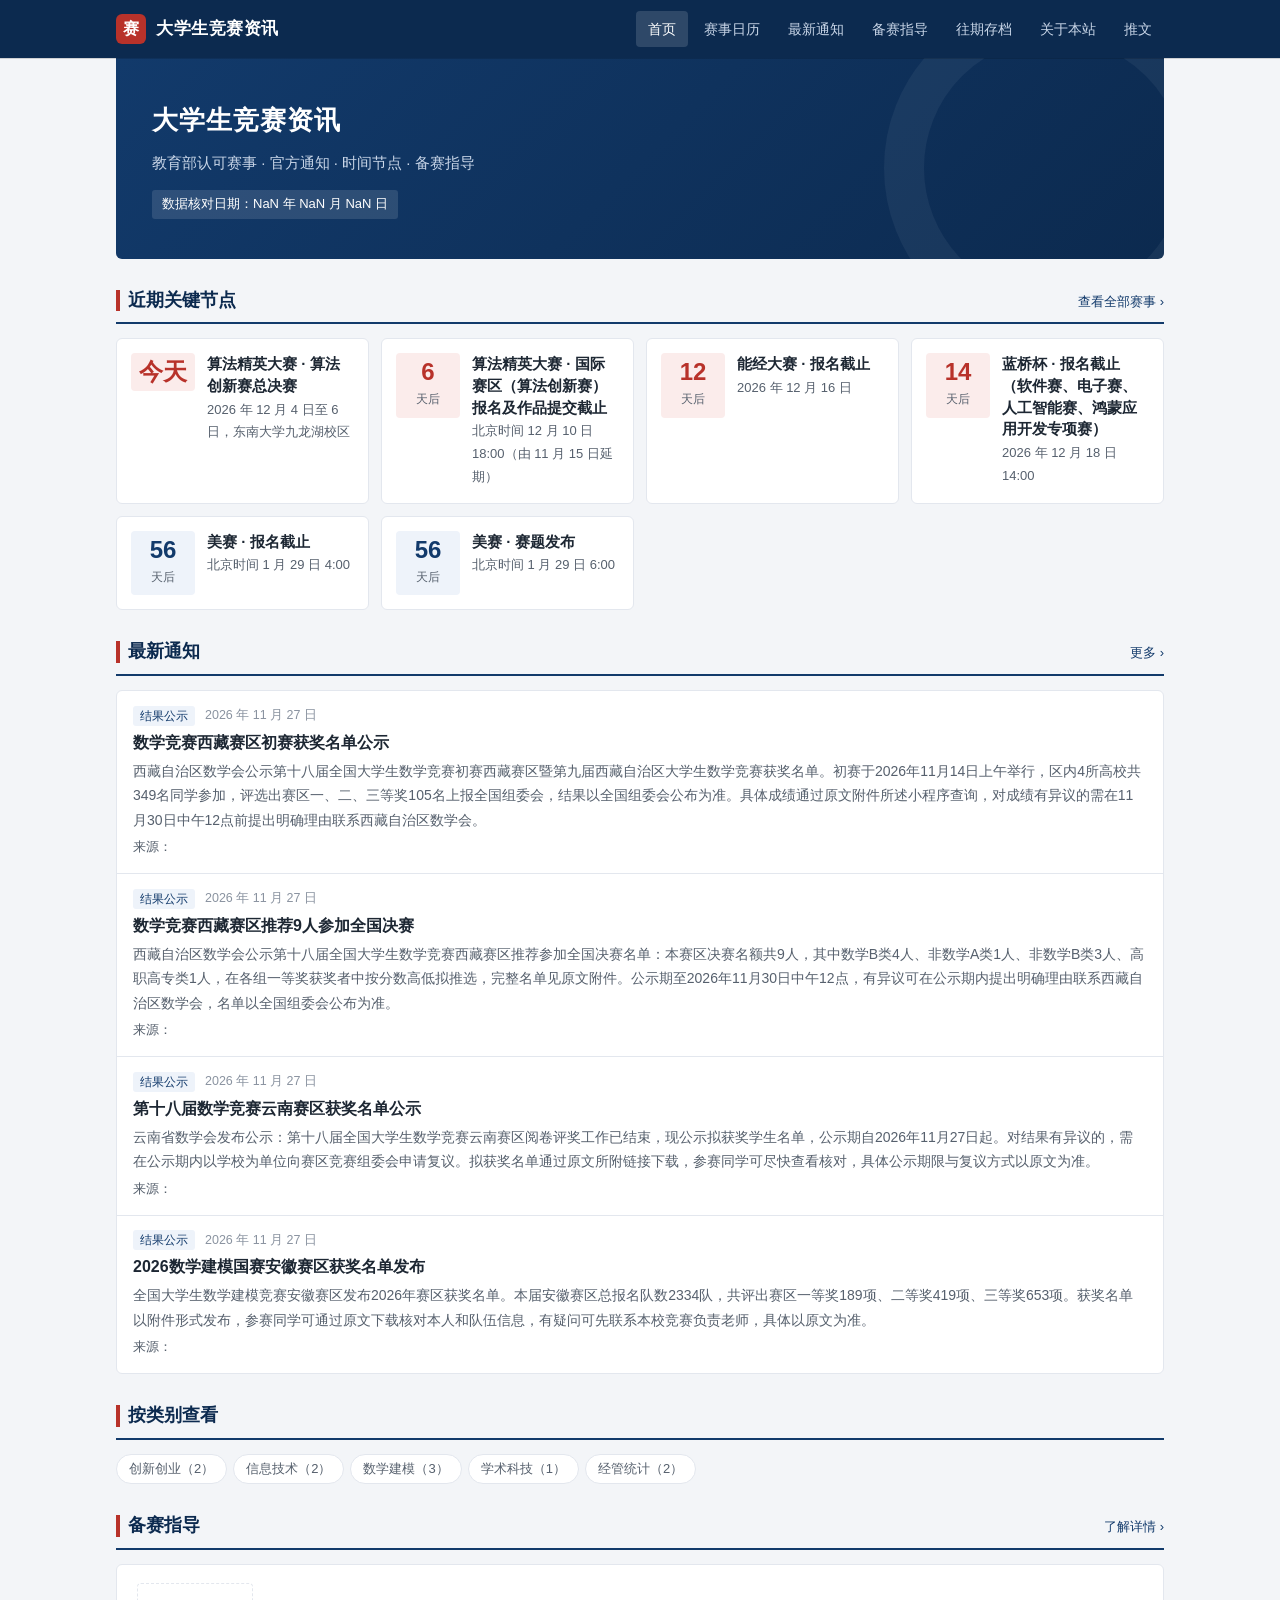
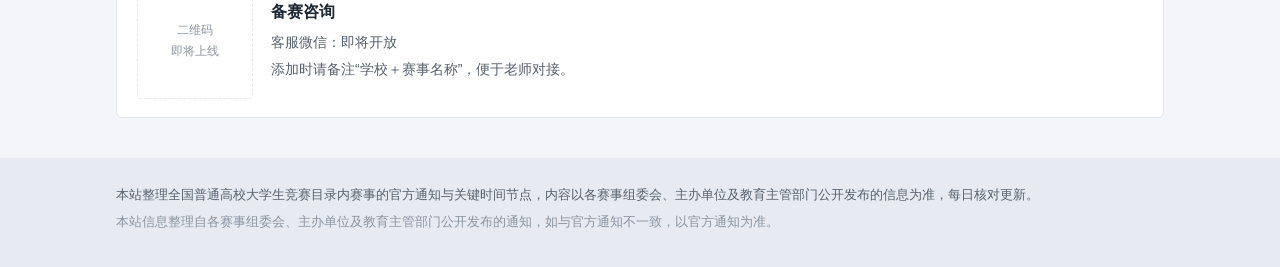
<file: index.html>
<!DOCTYPE html>
<html lang="zh-CN">
<head>
<meta charset="UTF-8">
<meta name="viewport" content="width=device-width, initial-scale=1, viewport-fit=cover">
<meta name="format-detection" content="telephone=no">
<title>大学生竞赛资讯</title>
<meta name="description" content="全国普通高校大学生竞赛目录内赛事的官方通知与关键时间节点整理，每日核对更新。">
<link rel="stylesheet" href="assets/style.css">
</head>
<body>
<header class="top">
  <div class="wrap top-in">
    <a class="brand" href="#/"><span class="logo" aria-hidden="true">赛</span><span id="siteName">大学生竞赛资讯</span></a>
    <nav class="nav" id="nav">
      <a href="#/" data-r="home">首页</a>
      <a href="#/contests" data-r="contests">赛事日历</a>
      <a href="#/news" data-r="news">最新通知</a>
      <a href="#/services" data-r="services">备赛指导</a>
      <a href="#/archive" data-r="archive">往期存档</a>
      <a href="#/about" data-r="about">关于本站</a>
      <a href="posts/">推文</a>
    </nav>
  </div>
</header>
<main id="app" class="wrap"><div class="loading">正在加载赛事信息…</div></main>
<footer class="foot">
  <div class="wrap">
    <p id="footAbout"></p>
    <p class="muted">本站信息整理自各赛事组委会、主办单位及教育主管部门公开发布的通知，如与官方通知不一致，以官方通知为准。</p>
    <p class="muted" id="footIcp"></p>
  </div>
</footer>
<script src="assets/app.js"></script>
</body>
</html>
</file>
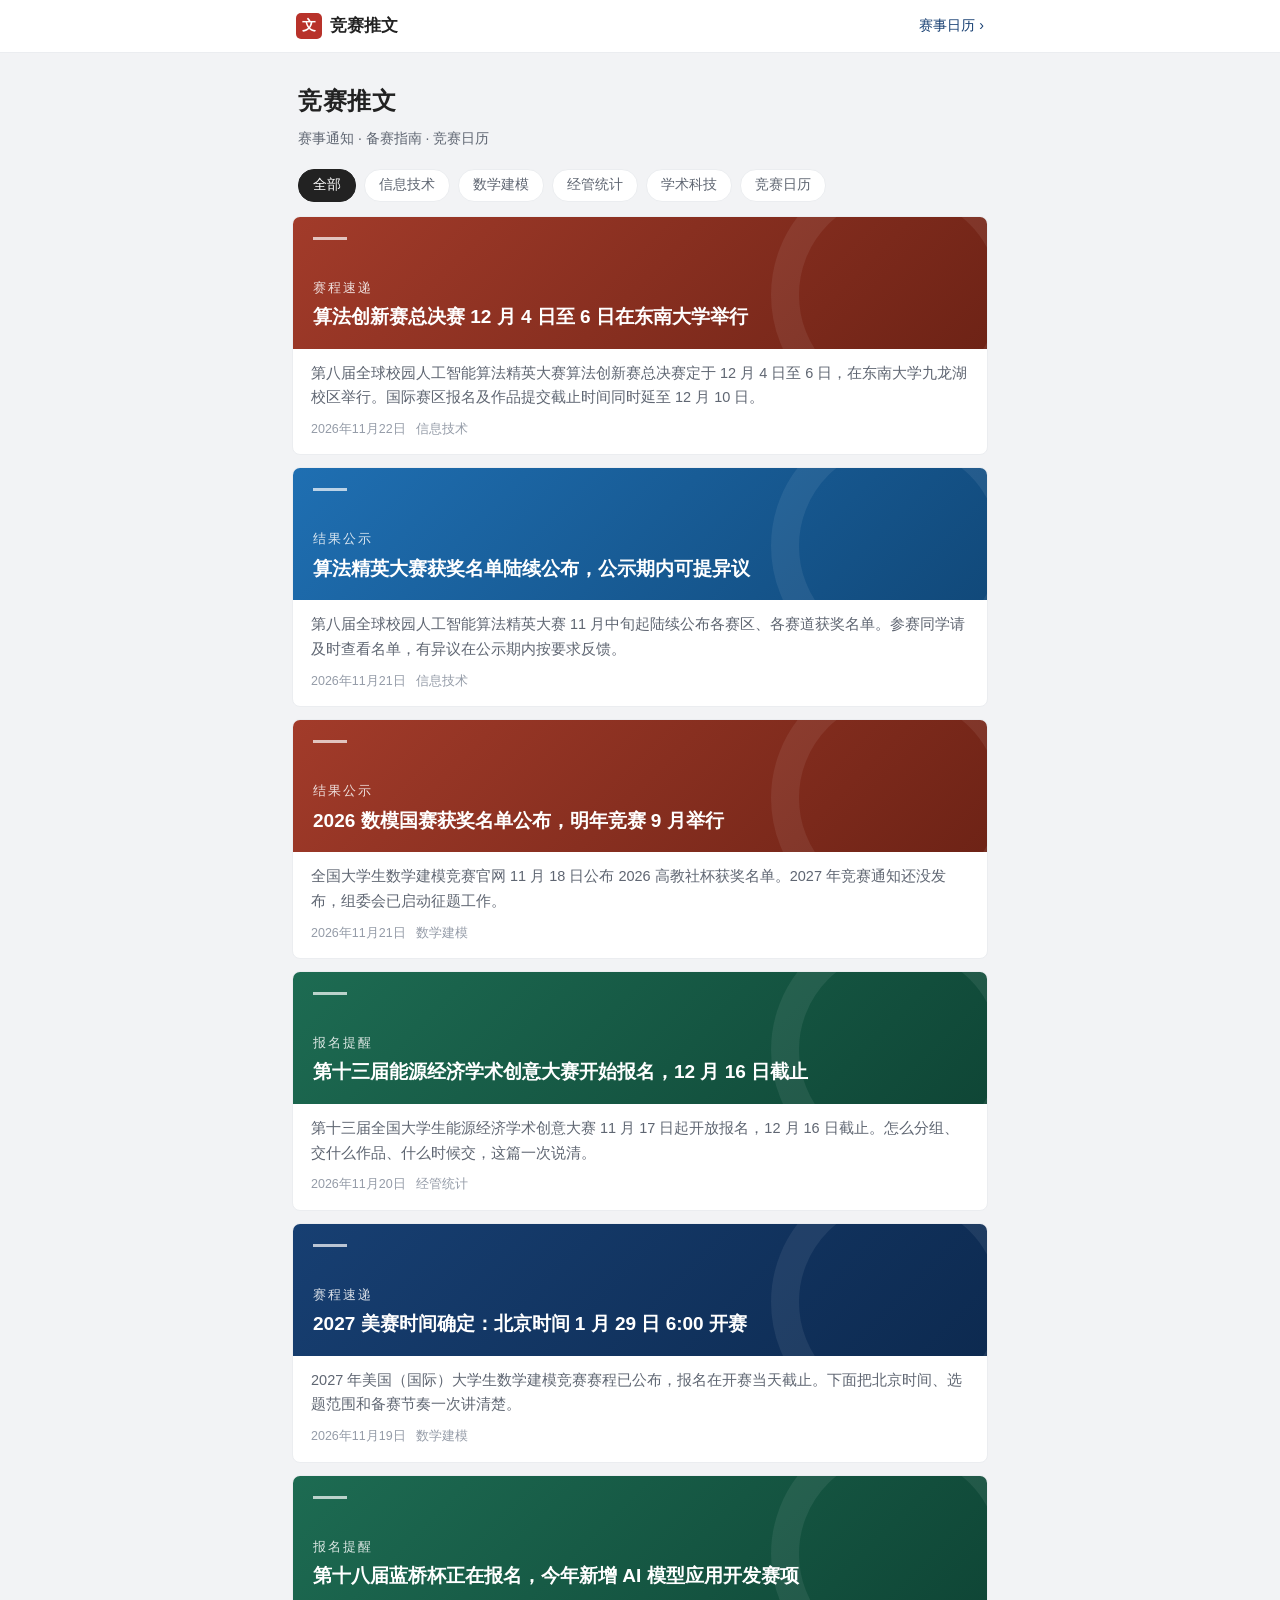
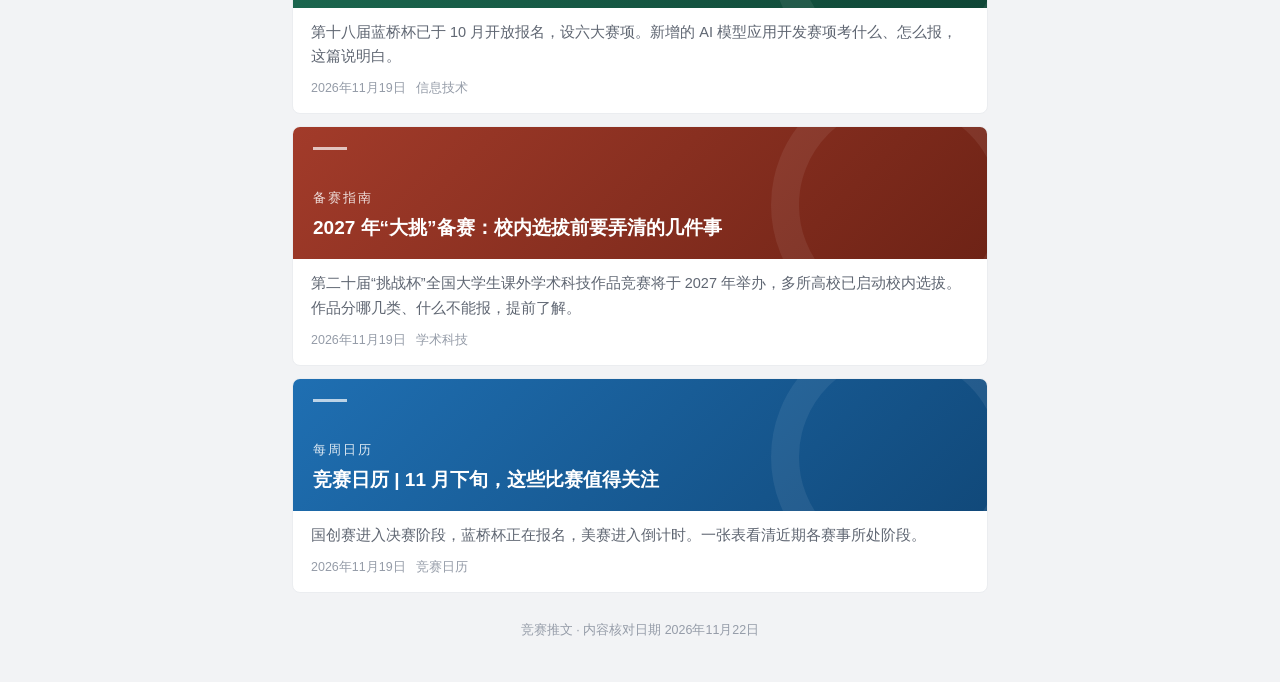
<file: posts/index.html>
<!DOCTYPE html>
<html lang="zh-CN">
<head>
<meta charset="UTF-8">
<meta name="viewport" content="width=device-width, initial-scale=1, viewport-fit=cover">
<meta name="format-detection" content="telephone=no">
<title>竞赛推文</title>
<link rel="stylesheet" href="assets/style.css">
</head>
<body>
<header class="bar">
  <div class="in">
    <a class="brand" href="#/"><span class="mk">文</span><span id="siteName">竞赛推文</span></a>
    <a class="info" id="infoLink" href="#" rel="noopener">赛事日历 ›</a>
  </div>
</header>
<main id="app"><div class="loading">正在加载…</div></main>
<script src="assets/app.js"></script>
</body>
</html>
</file>
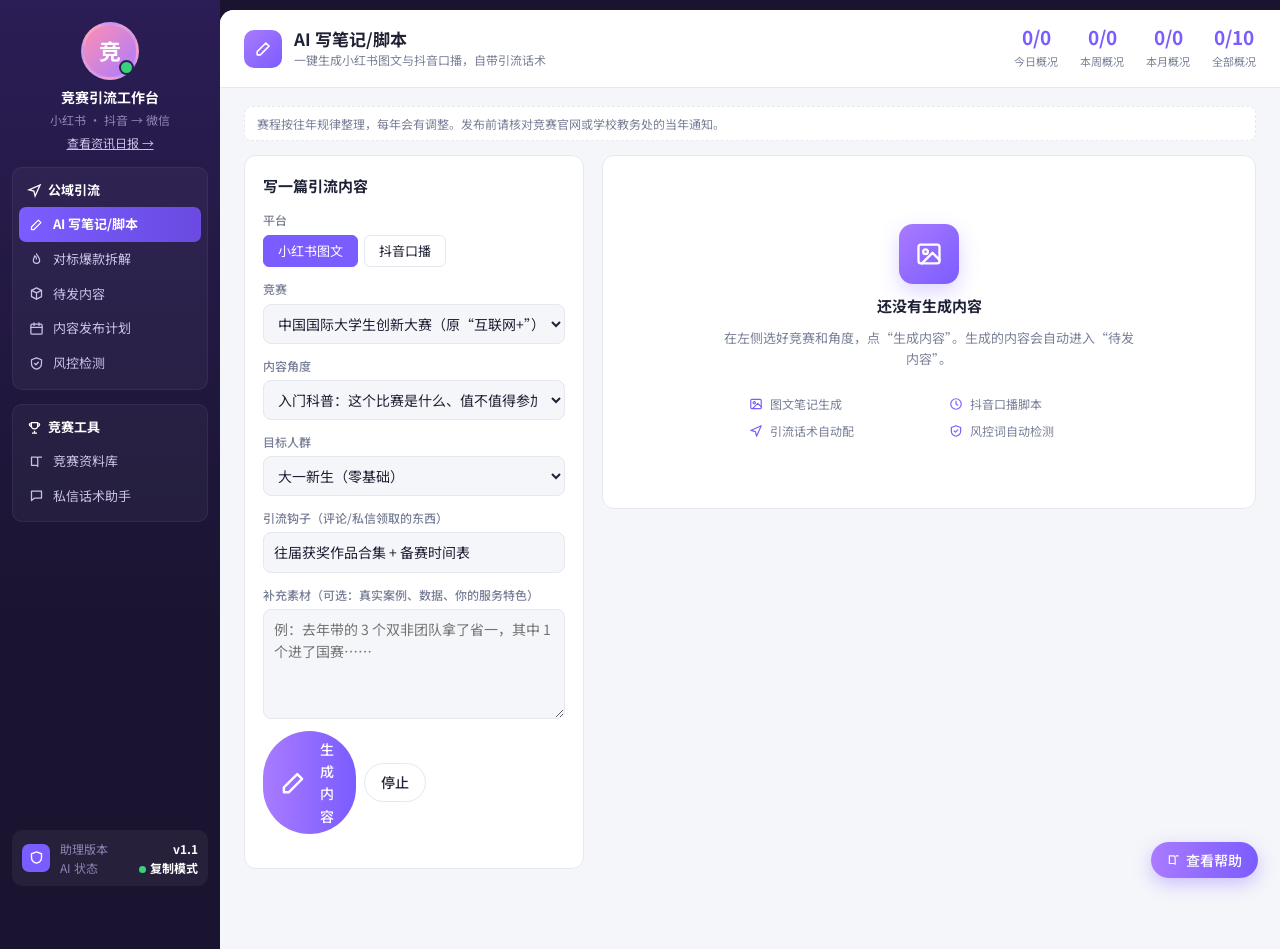
<file: tool/index.html>
<!DOCTYPE html>
<html lang="zh-CN">
<head>
<meta charset="utf-8">
<meta name="viewport" content="width=device-width, initial-scale=1">
<meta name="robots" content="noindex">
<title>竞赛引流工作台</title>
<link rel="preconnect" href="https://fonts.googleapis.com">
<link rel="preconnect" href="https://fonts.gstatic.com" crossorigin>
<link href="https://fonts.googleapis.com/css2?family=Noto+Sans+SC:wght@400;500;700&display=swap" rel="stylesheet">
<style>
/* 布局：左侧深紫侧边栏（头像 + 分组菜单 + 版本状态），右侧白色内容卡（页头图标 + 标题 + 统计 + 标签 + 内容） */
:root{
  --side-1:#1a1430; --side-2:#2b1d55; --side-ink:#c9c2e6; --side-dim:#8d84b3;
  --accent:#7b5cff; --accent-2:#a97bff; --accent-soft:#efeaff;
  --bg:#f5f6fa; --card:#ffffff; --ink:#1f2235; --muted:#7a8098; --line:#e6e8f0;
  --ok:#18a058; --ok-soft:#e7f7ee; --warn:#d9480f; --warn-soft:#fff1e8;
  --font:"Noto Sans SC","PingFang SC","Microsoft YaHei",system-ui,sans-serif;
  color-scheme:light;
}
*{box-sizing:border-box}
html,body{margin:0;height:100%}
body{font-family:var(--font);font-size:14px;line-height:1.6;color:var(--ink);background:var(--side-1)}
button,select,input,textarea{font:inherit}
:focus-visible{outline:2px solid var(--accent-2);outline-offset:2px}
.app{display:grid;grid-template-columns:220px 1fr;min-height:100%}
/* 侧边栏 */
aside{background:linear-gradient(180deg,var(--side-2),var(--side-1) 70%);color:var(--side-ink);display:flex;flex-direction:column;gap:14px;padding:22px 12px 14px;position:sticky;top:0;height:100vh;overflow-y:auto}
.me{display:flex;flex-direction:column;align-items:center;gap:6px}
.avatar{width:58px;height:58px;border-radius:50%;background:linear-gradient(135deg,#ff8fb1,var(--accent-2));display:grid;place-items:center;color:#fff;font-weight:700;font-size:22px;border:3px solid rgba(255,255,255,.18);position:relative}
.avatar::after{content:"";position:absolute;right:2px;bottom:2px;width:11px;height:11px;border-radius:50%;background:#3ad17a;border:2px solid var(--side-2)}
.me b{color:#fff;font-size:14px}
.me small{color:var(--side-dim);font-size:12px}
.group{background:rgba(255,255,255,.04);border:1px solid rgba(255,255,255,.06);border-radius:10px;padding:8px 6px}
.group-h{display:flex;align-items:center;gap:6px;color:#fff;font-weight:700;font-size:13px;padding:4px 8px 6px}
.menu a{display:flex;align-items:center;gap:9px;padding:7px 10px;border-radius:7px;color:var(--side-ink);text-decoration:none;font-size:13px}
.menu a:hover{background:rgba(255,255,255,.06)}
.menu a.on{background:linear-gradient(90deg,var(--accent),#6a4ae0);color:#fff;font-weight:700}
.menu svg,.group-h svg{width:15px;height:15px;flex:none}
.ver{margin-top:auto;display:flex;align-items:center;gap:10px;background:rgba(255,255,255,.05);border-radius:10px;padding:9px 10px;font-size:12px}
.ver .shield{width:28px;height:28px;border-radius:7px;background:var(--accent);display:grid;place-items:center;color:#fff}
.ver .shield svg{width:15px;height:15px}
.ver dl{margin:0;display:grid;grid-template-columns:auto auto;gap:0 14px;flex:1}
.ver dt{color:var(--side-dim)} .ver dd{margin:0;text-align:right;color:#fff;font-weight:700}
.dot{display:inline-block;width:7px;height:7px;border-radius:50%;margin-right:4px;background:#3ad17a}
.dot.off{background:#f0a35a}
/* 主区域 */
main{background:var(--bg);border-radius:14px 0 0 0;margin-top:10px;min-width:0;display:flex;flex-direction:column}
.page{display:none;flex-direction:column;min-height:100%}
.page.on{display:flex}
.ph{display:flex;justify-content:space-between;align-items:center;gap:16px;flex-wrap:wrap;background:var(--card);padding:16px 24px;border-bottom:1px solid var(--line);border-radius:14px 0 0 0}
.ph-l{display:flex;align-items:center;gap:12px}
.ph-ic{width:38px;height:38px;border-radius:10px;background:linear-gradient(135deg,var(--accent-2),var(--accent));display:grid;place-items:center;color:#fff}
.ph-ic svg{width:19px;height:19px}
.ph h1{margin:0;font-size:17px;line-height:1.3}
.ph p{margin:0;font-size:12px;color:var(--muted)}
.stats{display:flex;gap:22px}
.stat{text-align:center}
.stat b{display:block;color:var(--accent);font-size:19px;font-variant-numeric:tabular-nums;line-height:1.2}
.stat span{font-size:11px;color:var(--muted)}
.body{padding:18px 24px 80px;flex:1}
.toolbar{display:flex;gap:8px;flex-wrap:wrap;align-items:center;margin-bottom:16px}
.btn{border:0;border-radius:999px;padding:7px 16px;cursor:pointer;background:linear-gradient(90deg,var(--accent-2),var(--accent));color:#fff;font-weight:500;display:inline-flex;align-items:center;gap:5px}
.btn:disabled{opacity:.45;cursor:not-allowed}
.btn.line{background:var(--card);color:var(--ink);border:1px solid var(--line)}
.btn.sm{padding:4px 11px;font-size:12px}
.btn.green{background:var(--ok)} .btn.red{background:#e5484d}
.tab{border:1px solid var(--line);background:var(--card);color:var(--ink);border-radius:6px;padding:5px 14px;cursor:pointer;font-size:13px}
.tab.on{background:var(--accent);border-color:var(--accent);color:#fff}
.split{display:grid;grid-template-columns:340px 1fr;gap:18px;align-items:start}
@media (max-width:980px){.split{grid-template-columns:1fr}}
.card{background:var(--card);border:1px solid var(--line);border-radius:12px;padding:18px}
.card h2{margin:0 0 12px;font-size:15px}
.field{display:flex;flex-direction:column;gap:5px;margin-bottom:12px}
.field label{font-size:12px;color:var(--muted);font-weight:500}
select,input[type=text],textarea{color:var(--ink);background:var(--bg);border:1px solid var(--line);border-radius:8px;padding:8px 10px;width:100%}
textarea{resize:vertical;min-height:110px}
.seg{display:flex;gap:6px}
/* 空状态（参照截图） */
.empty{display:flex;flex-direction:column;align-items:center;text-align:center;padding:50px 16px;gap:10px;color:var(--muted)}
.empty .big{width:60px;height:60px;border-radius:14px;background:linear-gradient(135deg,var(--accent-2),var(--accent));display:grid;place-items:center;color:#fff;box-shadow:0 8px 20px rgba(123,92,255,.25)}
.empty .big svg{width:28px;height:28px}
.empty strong{color:var(--ink);font-size:15px}
.empty p{margin:0;max-width:420px;font-size:13px}
.feats{display:grid;grid-template-columns:repeat(2,minmax(160px,1fr));gap:8px 40px;margin-top:14px;font-size:12px;text-align:left}
.feats span{display:flex;align-items:center;gap:7px;color:var(--muted)}
.feats svg{width:14px;height:14px;color:var(--accent)}
/* 结果 */
.stream{white-space:pre-wrap;font-size:14px}
.sec{border:1px solid var(--line);border-radius:10px;margin-bottom:12px;overflow:hidden}
.sec-h{display:flex;justify-content:space-between;align-items:center;padding:8px 12px;background:var(--bg);border-bottom:1px solid var(--line);font-weight:700;font-size:13px}
.sec-b{padding:10px 12px;white-space:pre-wrap;font-size:14px}
mark{background:var(--warn-soft);color:var(--warn);border-bottom:2px solid var(--warn);padding:0 2px}
.check{border-radius:8px;padding:9px 12px;margin-bottom:12px;font-size:13px}
.check.good{background:var(--ok-soft);color:var(--ok)}
.check.bad{background:var(--warn-soft);color:var(--warn)}
/* 列表行（参照截图里的智能体卡片） */
.rows{display:flex;flex-direction:column;gap:12px}
.rowc{display:grid;grid-template-columns:auto 1fr auto;gap:16px;align-items:center;background:var(--card);border:1px solid var(--line);border-left:4px solid var(--accent);border-radius:10px;padding:14px 16px}
.rowc.done{border-left-color:var(--ok)}
.rowc .ic{width:46px;height:38px;border-radius:9px;display:grid;place-items:center;color:#fff;font-weight:700;font-size:11px;white-space:nowrap}
.ic.xhs{background:#ff2e4d} .ic.dy{background:#111}
.rowc h4{margin:0;font-size:14px}
.meta{display:flex;flex-wrap:wrap;gap:6px;margin-top:5px}
.pill{font-size:11px;padding:1px 8px;border-radius:4px;background:var(--bg);color:var(--muted);border:1px solid var(--line)}
.pill.ok{background:var(--ok-soft);color:var(--ok);border-color:transparent}
.pill.wait{background:var(--accent-soft);color:var(--accent);border-color:transparent}
.acts{display:flex;gap:6px;flex-wrap:wrap;justify-content:flex-end}
@media (max-width:700px){.rowc{grid-template-columns:auto 1fr}.acts{grid-column:1/-1;justify-content:flex-start}}
/* 资料库与日历 */
.grid{display:grid;grid-template-columns:repeat(auto-fill,minmax(290px,1fr));gap:14px}
.comp{display:flex;flex-direction:column;gap:8px}
.comp h4{margin:0;font-size:15px;line-height:1.4}
.tl{display:flex;flex-direction:column;gap:2px;font-size:13px;border-left:2px solid var(--accent-soft);padding-left:10px}
.tl b{display:inline-block;min-width:58px;color:var(--accent);font-variant-numeric:tabular-nums}
.comp p{margin:0;font-size:13px;color:var(--muted)}
.comp .btn{align-self:flex-start;margin-top:auto}
.mon{display:flex;flex-direction:column;gap:7px}
.mon.now{border:2px solid var(--accent)}
.mon-h{display:flex;justify-content:space-between;align-items:center}
.mon-h strong{font-size:20px;font-variant-numeric:tabular-nums}
.mon ul{margin:0;padding-left:18px;font-size:12px;color:var(--muted)}
.mon .btn{align-self:flex-start;margin-top:auto}
/* 帮助与弹窗 */
.help{position:fixed;right:22px;bottom:22px;z-index:20;box-shadow:0 6px 18px rgba(123,92,255,.35)}
.modal{position:fixed;inset:0;background:rgba(20,16,40,.45);display:none;align-items:center;justify-content:center;padding:16px;z-index:30}
.modal.on{display:flex}
.modal .card{max-width:720px;width:100%;max-height:86vh;overflow:auto}
.modal-h{display:flex;justify-content:space-between;align-items:center;margin-bottom:10px}
.modal-h h2{margin:0}
.notice{font-size:12px;color:var(--muted);background:var(--card);border:1px dashed var(--line);border-radius:8px;padding:7px 12px;margin-bottom:14px}
@media (max-width:760px){
  .app{grid-template-columns:1fr}
  aside{position:static;height:auto;flex-direction:column}
  .me{flex-direction:row;justify-content:center}
  main{border-radius:0;margin-top:0}
  .ph{border-radius:0}
  .stats{gap:14px}
}
@media (prefers-reduced-motion:reduce){*{transition:none!important;scroll-behavior:auto!important}}
</style>
</head>
<body>
<div class="app">
<aside>
  <div class="me"><div class="avatar" aria-hidden="true">竞</div><div style="text-align:center"><b>竞赛引流工作台</b><br><small>小红书 · 抖音 → 微信</small><br><small><a href="../" style="color:#c9c2e6">查看资讯日报 →</a></small></div></div>
  <div class="group">
    <div class="group-h"><svg viewBox="0 0 24 24" fill="none" stroke="currentColor" stroke-width="2"><path d="M3 11l18-8-8 18-2-8-8-2z"/></svg>公域引流</div>
    <nav class="menu" id="menu1"></nav>
  </div>
  <div class="group">
    <div class="group-h"><svg viewBox="0 0 24 24" fill="none" stroke="currentColor" stroke-width="2"><path d="M8 21h8M12 17v4M7 4h10v5a5 5 0 01-10 0V4zM17 6h3a3 3 0 01-3 4M7 6H4a3 3 0 003 4"/></svg>竞赛工具</div>
    <nav class="menu" id="menu2"></nav>
  </div>
  <div class="ver"><div class="shield"><svg viewBox="0 0 24 24" fill="none" stroke="currentColor" stroke-width="2.2"><path d="M12 3l8 3v6c0 5-3.5 8-8 9-4.5-1-8-4-8-9V6l8-3z"/></svg></div>
    <dl><dt>助理版本</dt><dd>v1.1</dd><dt>AI 状态</dt><dd id="aiState"><span class="dot off"></span>连接中</dd></dl></div>
</aside>

<main id="main"></main>
</div>

<button class="btn help" id="helpBtn"><svg width="14" height="14" viewBox="0 0 24 24" fill="none" stroke="currentColor" stroke-width="2"><path d="M4 5h7a3 3 0 013 3v12a2 2 0 00-2-2H4zM20 5h-5"/></svg>查看帮助</button>
<div class="modal" id="modal" role="dialog" aria-modal="true"><div class="card"><div class="modal-h"><h2 id="mTitle"></h2><button class="btn line sm" id="mClose">关闭</button></div><div id="mBody"></div></div></div>

<script>
// ================= 图标 =================
const I = {
 pen:'<path d="M4 20h4L19 9l-4-4L4 16v4z"/>',
 fire:'<path d="M12 3c1 4 5 5 5 10a5 5 0 01-10 0c0-3 2-4 2-7 2 1 3 3 3 5"/>',
 box:'<path d="M4 7l8-4 8 4v10l-8 4-8-4z"/><path d="M4 7l8 4 8-4M12 11v10"/>',
 cal:'<rect x="3" y="5" width="18" height="16" rx="2"/><path d="M3 10h18M8 3v4M16 3v4"/>',
 shield:'<path d="M12 3l8 3v6c0 5-3.5 8-8 9-4.5-1-8-4-8-9V6l8-3z"/><path d="M9 12l2 2 4-4"/>',
 book:'<path d="M4 5h7a3 3 0 013 3v12a2 2 0 00-2-2H4zM20 5h-6"/>',
 chat:'<path d="M4 5h16v11H9l-5 4z"/>',
 img:'<rect x="3" y="4" width="18" height="16" rx="2"/><circle cx="9" cy="10" r="2"/><path d="M21 17l-6-6-9 9"/>',
 clock:'<circle cx="12" cy="12" r="9"/><path d="M12 7v5l3 2"/>',
 send:'<path d="M3 11l18-8-8 18-2-8-8-2z"/>',
 chart:'<path d="M4 20V10M10 20V4M16 20v-7M22 20H2"/>'
};
const svg = (k,c="")=>`<svg class="${c}" viewBox="0 0 24 24" fill="none" stroke="currentColor" stroke-width="2" stroke-linecap="round" stroke-linejoin="round">${I[k]}</svg>`;

// ================= 页面定义 =================
const PAGES = [
 {id:"create",g:1,ic:"pen",name:"AI 写笔记/脚本",sub:"一键生成小红书图文与抖音口播，自带引流话术"},
 {id:"analyze",g:1,ic:"fire",name:"对标爆款拆解",sub:"拆解同行爆款标题套路，仿写成你的"},
 {id:"drafts",g:1,ic:"box",name:"待发内容",sub:"管理生成的内容，跟踪发布状态"},
 {id:"calendar",g:1,ic:"cal",name:"内容发布计划",sub:"按竞赛节点排好全年选题"},
 {id:"risk",g:1,ic:"shield",name:"风控检测",sub:"发布前检查导流违规词和绝对化用语"},
 {id:"library",g:2,ic:"book",name:"竞赛资料库",sub:"主流大学生竞赛的往年节点与含金量"},
 {id:"reply",g:2,ic:"chat",name:"私信话术助手",sub:"学生私信来了，帮你想好怎么回"}
];
document.getElementById("menu1").innerHTML = PAGES.filter(p=>p.g===1).map(p=>`<a href="#${p.id}" data-v="${p.id}">${svg(p.ic)}${p.name}</a>`).join("");
document.getElementById("menu2").innerHTML = PAGES.filter(p=>p.g===2).map(p=>`<a href="#${p.id}" data-v="${p.id}">${svg(p.ic)}${p.name}</a>`).join("");

// ================= 竞赛数据（往年规律，月份为大致区间） =================
const COMPS = [
 {id:"cxds",name:"中国国际大学生创新大赛（原“互联网+”）",cat:"创新创业",list:true,team:"3–15 人",majors:"全专业",nodes:[[3,5,"校赛"],[6,8,"省赛"],[10,11,"全国总决赛"]],sell:"高教学会榜单第 1 位，保研、评优认可度最高。",note:"2025 年起由“互联网+”大赛更名"},
 {id:"xtz",name:"“挑战杯”中国大学生创业计划竞赛（小挑）",cat:"创新创业",list:true,team:"一般不超过 10 人",majors:"全专业",nodes:[[2,4,"校赛"],[5,6,"省赛"],[10,11,"全国终审决赛"]],sell:"与大挑隔年举办，通常在偶数年，考察商业计划书和路演。",note:"以当届通知为准"},
 {id:"dtz",name:"“挑战杯”全国大学生课外学术科技作品竞赛（大挑）",cat:"创新创业",list:true,team:"个人或团队",majors:"全专业（含哲社调研）",nodes:[[2,4,"校赛"],[5,6,"省赛"],[10,11,"全国终审决赛"]],sell:"通常在奇数年举办，学术含量高，社会调查报告类适合文科生。",note:"以当届通知为准"},
 {id:"fwwb",name:"中国大学生服务外包创新创业大赛",cat:"创新创业",list:true,team:"3–5 人",majors:"计算机、经管、设计",nodes:[[11,3,"报名选题"],[4,4,"作品提交"],[5,6,"区域赛"],[7,8,"总决赛"]],sell:"企业命题，能做出完整产品，适合写进简历。"},
 {id:"sc",name:"全国大学生电子商务“创新、创意及创业”挑战赛（三创赛）",cat:"创新创业",list:true,team:"3–5 人",majors:"电商、经管、计算机",nodes:[[3,4,"校赛"],[5,5,"省赛"],[7,7,"全国总决赛"]],sell:"门槛相对低，是商科学生拿省级奖项的常见选择。"},
 {id:"jnjp",name:"全国大学生节能减排社会实践与科技竞赛",cat:"创新创业",list:true,team:"不超过 7 人",majors:"工科、环境、能源",nodes:[[3,5,"校内选拔"],[5,6,"作品提交"],[8,8,"全国决赛"]],sell:"作品类和社会实践调查类都可以参赛，工科生容易出成果。"},
 {id:"gs",name:"全国大学生数学建模竞赛（国赛）",cat:"学科技能",list:true,team:"3 人",majors:"全专业（理工经管为主）",nodes:[[5,8,"培训与校赛"],[9,9,"比赛（三天三夜）"],[11,12,"公布获奖"]],sell:"参赛人数最多的竞赛之一，省奖获奖率较高，保研认可度高。"},
 {id:"ms",name:"美国大学生数学建模竞赛（美赛 MCM/ICM）",cat:"学科技能",list:false,team:"3 人",majors:"全专业",nodes:[[12,1,"报名"],[1,2,"比赛（四天）"],[5,5,"公布结果"]],sell:"不在高教学会榜单内，但很多高校认可；英文论文，获奖面大。",note:"保研是否认可，看本校文件"},
 {id:"ds",name:"全国大学生电子设计竞赛（电赛）",cat:"学科技能",list:true,team:"3 人",majors:"电子、自动化、通信",nodes:[[3,6,"校内培训"],[7,8,"全国赛（奇数年）/省赛（偶数年）"]],sell:"电子类含金量最高的比赛之一，四天三夜实物制作。"},
 {id:"lqb",name:"蓝桥杯全国软件和信息技术专业人才大赛",cat:"学科技能",list:true,team:"个人",majors:"计算机、电子",nodes:[[10,12,"报名"],[4,4,"省赛"],[6,6,"国赛"]],sell:"个人赛，零基础也能备赛，省奖获奖率较高。"},
 {id:"icpc",name:"ACM-ICPC 国际大学生程序设计竞赛",cat:"学科技能",list:true,team:"3 人",majors:"计算机",nodes:[[3,6,"校赛/邀请赛"],[9,12,"区域赛"]],sell:"算法竞赛的最高水平，区域赛奖牌对求职和保研都很有分量。"},
 {id:"jsj",name:"中国大学生计算机设计大赛",cat:"学科技能",list:true,team:"1–5 人",majors:"全专业（含文科、设计）",nodes:[[3,4,"校赛"],[5,6,"省赛"],[7,8,"国赛"]],sell:"大类很多（软件、微课、数媒、AI 应用），文科生也能参加。"},
 {id:"sxjs",name:"全国大学生数学竞赛",cat:"学科技能",list:true,team:"个人",majors:"数学类、非数学类分组",nodes:[[9,9,"报名"],[10,11,"预赛"],[3,4,"决赛（次年）"]],sell:"考察高数功底，非数学类专业也可以参加。"},
 {id:"znqc",name:"全国大学生智能汽车竞赛",cat:"学科技能",list:true,team:"2–4 人",majors:"自动化、电子、计算机",nodes:[[1,2,"发布规则"],[7,8,"分赛区"],[8,8,"全国总决赛"]],sell:"备赛周期长，团队协作强，实物作品适合写进简历。"},
 {id:"zdb",name:"全国大学生市场调查与分析大赛（正大杯）",cat:"商科语言",list:true,team:"3–5 人",majors:"经管、统计、社科",nodes:[[10,12,"报名与立项"],[3,4,"省赛"],[5,5,"国赛"]],sell:"商科、统计专业的热门榜单赛，调研报告加知识赛。"},
 {id:"tjjm",name:"全国大学生统计建模大赛",cat:"商科语言",list:true,team:"2–5 人",majors:"统计、经济、数学",nodes:[[3,5,"校赛"],[5,6,"省赛"],[7,8,"国赛"]],sell:"偏实证分析，论文成果可以延伸成科研经历。",note:"通常两年一届，以当年通知为准"},
 {id:"gc",name:"外研社·国才杯“理解当代中国”全国大学生外语能力大赛",cat:"商科语言",list:true,team:"个人",majors:"全专业（演讲 / 写作 / 阅读）",nodes:[[9,10,"校赛"],[10,11,"省赛"],[12,12,"全国决赛"]],sell:"外语类权威赛事，分演讲、写作、阅读三个赛项。"},
 {id:"dgs",name:"全国大学生广告艺术大赛（大广赛）",cat:"商科语言",list:true,team:"个人或团队",majors:"广告、设计、新闻传播、营销",nodes:[[3,3,"发布命题"],[6,6,"作品提交"],[10,11,"全国评审"]],sell:"企业真实命题，作品形式多（平面、视频、文案、策划案）。"},
 {id:"neccs",name:"全国大学生英语竞赛（NECCS）",cat:"商科语言",list:false,team:"个人",majors:"全专业（按 A/B/C/D 类分组）",nodes:[[3,3,"报名"],[4,4,"初赛"],[5,5,"决赛"]],sell:"参赛门槛低，适合大一大二拿“第一个奖项”。",note:"不在高教学会榜单内，认可度看学校"}
];
const MONTH_THEME = {1:["寒假规划 · 美赛冲刺","寒假怎么备赛；美赛最后冲刺；下学期参赛规划"],2:["开学前选赛 · 美赛收尾","新学期报哪几个比赛；美赛复盘；挑战杯选题"],3:["开学组队季 · 春季校赛","找队友和指导老师；创新大赛、计算机设计大赛校赛启动"],4:["省赛备赛 · 蓝桥杯","蓝桥杯省赛；正大杯省赛；春季省赛冲刺"],5:["省赛冲刺 · 经验分享","答辩和路演技巧；获奖经验帖；暑期备赛规划"],6:["期末 + 暑期规划","期末周怎么兼顾比赛；暑假集训安排；创新大赛省赛材料"],7:["暑期集训 · 电赛","电赛、三创赛、计算机设计大赛国赛；数模暑期培训"],8:["数模国赛备战","数模国赛最后一个月冲刺；智能车总决赛；新学年竞赛规划"],9:["新生入学 · 数模国赛","给大一新生的竞赛入门；数模国赛期间实时内容；数学竞赛报名"],10:["新学年报名季 · 含金量科普","竞赛榜单和含金量解读；蓝桥杯、正大杯报名；创新大赛国赛"],11:["国赛结果 · 获奖喜报","获奖喜报和学员案例；ICPC 区域赛；数模国赛获奖公布"],12:["年终复盘 · 美赛报名","一年竞赛复盘；美赛报名与组队；寒假备赛计划"]};
const SENSITIVE = ["包过","保过","包奖","保奖","包拿奖","稳拿","必过","必拿","100%","百分百","代做","代写","代考","代报","枪手","内部名额","保录","包保研","微信","VX","vx","Vx","wx","WX","V信","威信","薇信","加V","加v","扣扣","QQ号","二维码","扫码","手机号","最好","最强","最权威","第一名机构","唯一","顶级","绝对"];

// ================= 通用 =================
const $=s=>document.querySelector(s);
const esc=s=>String(s).replace(/[&<>"]/g,c=>({"&":"&amp;","<":"&lt;",">":"&gt;",'"':"&quot;"}[c]));
const mRange=(a,b)=>a===b?`${a}月`:`${a}–${b}月`;
const inMonth=(n,m)=>{const[a,b]=n;return a<=b?(m>=a&&m<=b):(m>=a||m<=b);};
const compText=c=>`${c.name}｜类别：${c.cat}｜${c.list?"在全国普通高校大学生竞赛榜单内":"不在高教学会榜单内"}｜组队：${c.team}｜适合专业：${c.majors}｜往年节点：${c.nodes.map(n=>mRange(n[0],n[1])+n[2]).join("，")}｜特点：${c.sell}${c.note?"｜备注："+c.note:""}`;
const compOptions=()=>["创新创业","学科技能","商科语言"].map(cat=>`<optgroup label="${cat}">${COMPS.filter(c=>c.cat===cat).map(c=>`<option value="${c.id}">${esc(c.name)}</option>`).join("")}</optgroup>`).join("")+`<option value="__any">不限定（竞赛通用话题）</option>`;
function highlight(text){let h=esc(text);const hits=new Set();SENSITIVE.slice().sort((a,b)=>b.length-a.length).forEach(w=>{const re=new RegExp(esc(w).replace(/[.*+?^${}()|[\]\\]/g,"\\$&"),"g");if(re.test(h)){hits.add(w);h=h.replace(re,`<mark>${esc(w)}</mark>`);}});return{html:h,hits:[...hits]};}
async function copyText(t,btn){try{await navigator.clipboard.writeText(t);btn.textContent="已复制";setTimeout(()=>btn.textContent="复制",1200);}catch(e){btn.textContent="请手动复制";}}
function parseSections(text){const parts=[];const re=/【([^】]{1,20})】/g;let m,last=null;while((m=re.exec(text))){if(last)parts.push({title:last.t,body:text.slice(last.end,m.index).trim()});last={t:m[1],end:re.lastIndex};}if(last)parts.push({title:last.t,body:text.slice(last.end).trim()});return parts.filter(p=>p.body);}
function checkBox(hits){return hits.length?`<div class="check bad">发现 ${hits.length} 个可能触发限流或违规的词：${hits.map(esc).join("、")}。已在下方标出，发布前请改掉。</div>`:`<div class="check good">风控检测通过：没有发现导流违规词和绝对化用语。</div>`;}
function renderSections(el,text,withCheck=true){
  const secs=parseSections(text);
  if(!secs.length){const r=withCheck?highlight(text):{html:esc(text),hits:[]};el.innerHTML=(withCheck?checkBox(r.hits):"")+`<div class="stream">${r.html}</div>`;return secs;}
  const all=new Set();let html="";
  secs.forEach((s,i)=>{const r=withCheck?highlight(s.body):{html:esc(s.body),hits:[]};r.hits.forEach(h=>all.add(h));html+=`<div class="sec"><div class="sec-h"><span>${esc(s.title)}</span><button class="btn line sm" data-copy="${i}">复制</button></div><div class="sec-b">${r.html}</div></div>`;});
  el.innerHTML=(withCheck?checkBox([...all]):"")+html;
  el.querySelectorAll("[data-copy]").forEach(b=>b.onclick=()=>copyText(secs[+b.dataset.copy].body,b));
  return secs;
}
function openModal(title,html){$("#mTitle").textContent=title;$("#mBody").innerHTML=html;$("#modal").classList.add("on");}
$("#mClose").onclick=()=>$("#modal").classList.remove("on");
$("#modal").onclick=e=>{if(e.target.id==="modal")$("#modal").classList.remove("on");};
document.addEventListener("keydown",e=>{if(e.key==="Escape")$("#modal").classList.remove("on");});

// ================= 存储（本浏览器） =================
const load=()=>{try{return JSON.parse(localStorage.getItem("jsw_drafts")||"[]");}catch(e){return[];}};
const store=l=>{try{localStorage.setItem("jsw_drafts",JSON.stringify(l));}catch(e){}};
async function syncDaily(){
  try{
    const r=await fetch("../data/drafts.json?v="+Date.now()); if(!r.ok) return;
    const d=await r.json(); let l=load(); let del=[]; try{del=JSON.parse(localStorage.getItem("jsw_deleted")||"[]");}catch(e){}
    const ids=new Set(l.map(x=>String(x.id))); let n=0;
    (d.items||[]).forEach(x=>{ if(!ids.has(String(x.id))&&!del.includes(String(x.id))){ l.push({...x,daily:true,done:false}); n++; } });
    if(n){ l.sort((a,b)=>b.time-a.time); store(l.slice(0,150)); refreshStats(); if(location.hash==="#drafts") route(); }
  }catch(e){}
}
function addDraft(d){store([d,...load()].slice(0,100));refreshStats();}
function statsFor(id){
  const l=load(),now=new Date(),d0=new Date(now.getFullYear(),now.getMonth(),now.getDate()).getTime();
  const w0=d0-((now.getDay()+6)%7)*864e5,m0=new Date(now.getFullYear(),now.getMonth(),1).getTime();
  const f=t=>{const s=l.filter(x=>x.time>=t);return`${s.filter(x=>x.done).length}/${s.length}`;};
  return[[f(d0),"今日概况"],[f(w0),"本周概况"],[f(m0),"本月概况"],[f(0),"全部概况"]];
}

// ================= AI =================
let sample=null;
const RULES=`平台规则（必须遵守）：
1. 正文、标题、标签、话术中绝对不能出现：微信、VX、wx、V信、加V、QQ、二维码、手机号等任何站外联系方式或谐音。引流只用“评论区扣1/扣关键词”“私信我发你”“看主页”这类平台内动作。
2. 不能出现“包过、保奖、稳拿、100%、保录、代做、代写、内部名额”等承诺或违规用语，不用“最、第一、唯一、顶级”等绝对化用语。
3. 涉及赛程时间只能说“往年X月左右”，并提醒“以官方当年通知为准”，不要编造具体日期、获奖率数字或政策条文。
4. 语气像真诚、懂行的学长学姐，不要硬广感。`;
// 复制模式：网页里调不了 AI 时，给出完整提示词，粘贴到任意 AI 生成后再贴回来检查
function promptMode(prompt,outEl,withCheck,onDone){
  outEl.innerHTML=`<div class="check good">第 1 步：复制下面的提示词，粘贴到 DeepSeek、豆包、Kimi 或 Claude 里发送。</div>
  <div class="sec"><div class="sec-h"><span>提示词</span><button class="btn sm" id="pmCopy">复制提示词</button></div><div class="sec-b" style="max-height:220px;overflow:auto;color:var(--muted)">${esc(prompt)}</div></div>
  <div class="check good">第 2 步：把 AI 回复的全部内容粘贴到这里，点“检查并整理”。</div>
  <textarea id="pmBack" style="min-height:160px" placeholder="把 AI 生成的结果粘贴到这里"></textarea>
  <div class="toolbar" style="margin-top:10px"><button class="btn" id="pmGo">${svg("shield")}检查并整理</button></div><div id="pmOut"></div>`;
  outEl.querySelector("#pmCopy").onclick=e=>copyText(prompt,e.currentTarget);
  outEl.querySelector("#pmGo").onclick=()=>{
    const t=outEl.querySelector("#pmBack").value.trim(); if(!t) return;
    const secs=renderSections(outEl.querySelector("#pmOut"),t,withCheck);
    if(onDone){onDone(t,secs);outEl.querySelector("#pmOut").insertAdjacentHTML("afterbegin",`<div class="check good">已存入“待发内容”。</div>`);}
  };
}
async function runAI(prompt,outEl,{withCheck=true,onDone,stopBtn}={}){
  if(!sample){promptMode(prompt,outEl,withCheck,onDone);return;}
  const ctrl=new AbortController();
  if(stopBtn){stopBtn.hidden=false;stopBtn.onclick=()=>ctrl.abort();}
  document.querySelectorAll("[data-ai]").forEach(b=>b.disabled=true);
  outEl.innerHTML=`<div class="stream">正在思考……</div>`;const s=outEl.querySelector(".stream");
  try{
    const r=await sample(prompt,{signal:ctrl.signal,onText:({text})=>{s.textContent=text;}});
    const secs=renderSections(outEl,r.text,withCheck);onDone&&onDone(r.text,secs);
  }catch(e){
    if(e&&e.text)renderSections(outEl,e.text,withCheck);
    const msg=e?.code==="rate_limited"?"请求太频繁，请稍等一分钟再试。":e?.code==="not_granted"?"没有获得调用 Claude 的授权，AI 功能不可用。":(ctrl.signal.aborted?"已停止生成。":"生成失败："+(e?.message||"请重试"));
    outEl.insertAdjacentHTML("afterbegin",`<div class="check bad">${esc(msg)}</div>`);
  }finally{
    document.querySelectorAll("[data-ai]").forEach(b=>b.disabled=false);
    if(stopBtn)stopBtn.hidden=true;
  }
}

// ================= 页面渲染 =================
const NOW_M=new Date().getMonth()+1;
const EMPTY=(ic,t,p,feats=[],btn="")=>`<div class="empty"><div class="big">${svg(ic)}</div><strong>${t}</strong><p>${p}</p>${btn}${feats.length?`<div class="feats">${feats.map(f=>`<span>${svg(f[0])}${f[1]}</span>`).join("")}</div>`:""}</div>`;
const VIEWS={
 create(){return`<div class="notice">赛程按往年规律整理，每年会有调整。发布前请核对竞赛官网或学校教务处的当年通知。</div>
 <div class="split"><div class="card"><h2>写一篇引流内容</h2>
  <div class="field"><label>平台</label><div class="seg" id="c-platform"><button class="tab on" data-val="xhs">小红书图文</button><button class="tab" data-val="dy">抖音口播</button></div></div>
  <div class="field"><label for="c-comp">竞赛</label><select id="c-comp">${compOptions()}</select></div>
  <div class="field"><label for="c-angle">内容角度</label><select id="c-angle"><option>入门科普：这个比赛是什么、值不值得参加</option><option>时间节点提醒：报名/比赛快到了</option><option>避坑指南：新手最容易犯的错</option><option>获奖经验 / 学员案例复盘</option><option>含金量对比：和同类比赛比哪个更值</option><option>组队招募：怎么找队友、怎么分工</option><option>资料包福利：免费领取备赛资料</option><option>保研加分：这个奖对保研有多大用</option></select></div>
  <div class="field"><label for="c-aud">目标人群</label><select id="c-aud"><option>大一新生（零基础）</option><option>大二（想冲奖）</option><option>大三（为保研/求职补奖项）</option><option>不限年级</option></select></div>
  <div class="field"><label for="c-hook">引流钩子（评论/私信领取的东西）</label><input type="text" id="c-hook" value="往届获奖作品合集 + 备赛时间表"></div>
  <div class="field"><label for="c-extra">补充素材（可选：真实案例、数据、你的服务特色）</label><textarea id="c-extra" placeholder="例：去年带的 3 个双非团队拿了省一，其中 1 个进了国赛……"></textarea></div>
  <div class="toolbar"><button class="btn" id="c-go" data-ai="1">${svg("pen")}生成内容</button><button class="btn line" id="c-stop" hidden>停止</button></div>
 </div><div class="card" id="c-out">${EMPTY("img","还没有生成内容","在左侧选好竞赛和角度，点“生成内容”。生成的内容会自动进入“待发内容”。",[["img","图文笔记生成"],["clock","抖音口播脚本"],["send","引流话术自动配"],["shield","风控词自动检测"]])}</div></div>`;},
 analyze(){return`<div class="split"><div class="card"><h2>粘贴同行爆款标题</h2>
  <div class="field"><label for="a-titles">一行一个，越多越准</label><textarea id="a-titles" style="min-height:180px">双非逆袭！大二拿下数模国一，我只做对了这3件事
别再瞎参加比赛了！这5个竞赛保研真的加分
挑战杯省金是怎么来的？评委没告诉你的细节
蓝桥杯省一 ≠ 很难，零基础2个月我是这么准备的</textarea></div>
  <div class="field"><label for="a-comp">仿写用于哪个竞赛</label><select id="a-comp">${compOptions()}</select></div>
  <div class="field"><label for="a-n">仿写数量</label><select id="a-n"><option>10</option><option selected>15</option><option>20</option></select></div>
  <button class="btn" id="a-go" data-ai="1">${svg("fire")}开始拆解</button></div>
  <div class="card" id="a-out">${EMPTY("fire","还没有拆解结果","会给出每个标题用的套路、可复用的标题公式，以及为你的竞赛仿写的新标题。",[["chart","套路逐条拆解"],["pen","标题公式总结"],["send","批量仿写标题"],["fire","延伸选题方向"]])}</div></div>`;},
 drafts(){return`<div class="toolbar"><button class="btn" onclick="location.hash='create'">＋ 创建内容</button><span id="d-tabs"><button class="tab on" data-f="all">全部</button> <button class="tab" data-f="wait">待发布</button> <button class="tab" data-f="done">已发布</button></span></div><div id="d-list"></div>`;},
 calendar(){return`<div class="notice">从本月开始排 12 个月。点“生成本月 4 周选题”，AI 会按竞赛节点排好每周 3 篇小红书 + 2 条抖音。</div><div class="grid" id="cal"></div><div class="card" id="cal-out" style="margin-top:18px" hidden></div>`;},
 risk(){return`<div class="split"><div class="card"><h2>粘贴要发布的内容</h2>
  <div class="field"><label for="r-text">标题、正文、评论区话术都可以</label><textarea id="r-text" style="min-height:220px">大二零基础也能拿数模省一！我们保奖，不过全额退款，想要资料的加V：xxx</textarea></div>
  <div class="toolbar"><button class="btn" id="r-go">${svg("shield")}检测</button><button class="btn line" id="r-ai" data-ai="1">AI 改写成合规版本</button></div></div>
  <div class="card" id="r-out">${EMPTY("shield","等待检测","检测导流违规词（微信、VX、二维码等）、承诺类用语（包过、保奖等）和绝对化用语（最、第一等）。",[["shield","导流词检测"],["shield","承诺用语检测"],["shield","绝对化用语"],["pen","AI 合规改写"]])}</div></div>`;},
 library(){return`<div class="toolbar"><span id="lib-cat">${["全部","创新创业","学科技能","商科语言"].map(c=>`<button class="tab${c==="全部"?" on":""}" data-c="${c}">${c}</button>`).join(" ")}</span><input type="text" id="lib-q" placeholder="搜索竞赛名称或专业" aria-label="搜索竞赛" style="max-width:240px"></div><div class="grid" id="lib-grid"></div>`;},
 reply(){return`<div class="split"><div class="card"><h2>学生发来的私信</h2>
  <div class="field"><label for="p-msg">粘贴对方的原话</label><textarea id="p-msg">学长你好，我是大二会计专业的，之前没参加过比赛，现在想为保研准备一下，不知道该报什么比赛，你们这边能带吗？</textarea></div>
  <div class="field"><label for="p-stage">当前沟通阶段</label><select id="p-stage"><option>首次咨询（建立信任）</option><option>询问价格 / 服务内容</option><option>犹豫、觉得贵</option><option>已领资料，长时间没回复（激活）</option><option>已报名学员，要转介绍</option></select></div>
  <div class="field"><label for="p-svc">你的服务介绍（可选）</label><textarea id="p-svc" style="min-height:80px" placeholder="例：竞赛 1 对 1 规划 + 全程带赛，主做创新大赛、挑战杯、正大杯……"></textarea></div>
  <button class="btn" id="p-go" data-ai="1">${svg("chat")}生成回复</button></div>
  <div class="card" id="p-out">${EMPTY("chat","还没有生成回复","AI 会给 3 种回复：先建立信任的、直接推进的、留钩子的，你挑一个顺手改改就能发。",[["chat","3 种回复风格"],["send","下一步推进建议"],["shield","不夸大不承诺"],["clock","跟进时间建议"]])}</div></div>`;}
};

// ================= 页面逻辑 =================
const INIT={
 create(){
  let platform="xhs";
  $("#c-platform").querySelectorAll(".tab").forEach(b=>b.onclick=()=>{$("#c-platform").querySelectorAll(".tab").forEach(x=>x.classList.remove("on"));b.classList.add("on");platform=b.dataset.val;});
  if(window._pickComp){$("#c-comp").value=window._pickComp;window._pickComp=null;}
  $("#c-go").onclick=()=>{
   const comp=COMPS.find(c=>c.id===$("#c-comp").value);
   const format=platform==="xhs"?`输出格式（严格用这些【】小标题，按顺序）：
【标题备选】5 个小红书标题，每个不超过 20 字，可带 1 个 emoji，用数字、反差、身份代入等手法
【封面文字】3 组封面大字方案，每组主标题不超过 10 字加一行副标题
【正文】600 字左右，分段清晰，适度用 emoji 做小标题，口语化，结尾自然引导到钩子
【话题标签】8–10 个 #标签，混合大词和长尾词
【评论区置顶】1 条引导评论或扣关键词领取的置顶评论
【私信回复话术】有人私信要资料时的回复 2 条：先给价值，再自然引导到进一步沟通；不能出现任何站外联系方式`:`输出格式（严格用这些【】小标题，按顺序）：
【视频标题】3 个抖音标题，每个不超过 25 字
【前3秒钩子】3 种开场白，制造悬念或戳中痛点
【口播脚本】60–90 秒完整口播稿，按“镜头1/镜头2…”分段，每段标注画面建议和字幕重点
【评论区置顶】1 条引导评论或扣关键词的置顶评论
【私信回复话术】有人私信要资料时的回复 2 条：先给价值，再引导进一步沟通；不能出现任何站外联系方式
【话题标签】5–8 个`;
   const prompt=`你是专注大学生竞赛辅导的内容运营专家，帮我写一篇${platform==="xhs"?"小红书图文笔记":"抖音口播视频"}，目标是涨粉，并让精准用户主动私信或评论领取资料。

竞赛信息：${comp?compText(comp):"不限定具体竞赛，写大学生竞赛的通用话题。"}
内容角度：${$("#c-angle").value}
目标人群：${$("#c-aud").value}
引流钩子（用户评论或私信可领取）：${$("#c-hook").value||"备赛资料包"}
补充素材：${$("#c-extra").value.trim()||"无。不要编造具体学员姓名、学校和获奖数据，用“有同学”这类泛化说法"}

${RULES}

${format}

只输出上述内容，不要输出其他说明。`;
   runAI(prompt,$("#c-out"),{stopBtn:$("#c-stop"),onDone:(text,secs)=>{
    const title=(secs&&secs[0]?secs[0].body.split("\n")[0]:text.slice(0,24)).replace(/^[\d.、\s-]+/,"").slice(0,30);
    addDraft({id:Date.now(),title,platform,comp:comp?comp.name:"通用",text,time:Date.now(),done:false});
   }});
  };
 },
 analyze(){
  $("#a-go").onclick=()=>{
   const t=$("#a-titles").value.trim();if(!t){$("#a-out").innerHTML=`<div class="check bad">请先粘贴至少一个爆款标题。</div>`;return;}
   const comp=COMPS.find(c=>c.id===$("#a-comp").value);
   runAI(`你是小红书和抖音的爆款标题分析师，服务于一个大学生竞赛辅导账号。

同行爆款标题：
${t}

请输出（严格使用这些【】小标题）：
【逐条拆解】每个标题一段：用了什么套路（身份代入、反差、数字、悬念、痛点、权威背书等），击中了学生的什么心理
【可复用公式】总结 4–6 个标题公式，每个给出“公式 + 示例”
【仿写标题】为“${comp?comp.name:"大学生竞赛（通用）"}”仿写 ${$("#a-n").value} 个新标题，覆盖不同公式，每个不超过 20 字，标注用了哪个公式
【选题延伸】基于这些爆款，再给 5 个值得做的选题方向

${RULES}
只输出上述内容。`,$("#a-out"));
  };
 },
 drafts(){
  let f="all";
  const draw=()=>{
   const all=load(),l=all.filter(d=>f==="all"||(f==="done"?d.done:!d.done));
   if(!l.length){$("#d-list").innerHTML=EMPTY("img",f==="done"?"还没有已发布的内容":"还没有待发内容","去“AI 写笔记/脚本”生成第一篇内容，生成后会自动出现在这里。发布到平台后，回来点“标记已发布”，页头会统计你的发布进度。",[["img","图文混合发布"],["clock","定时选题计划"],["send","一键复制发布"],["chart","发布数据统计"]],`<button class="btn" onclick="location.hash='create'">＋ 创建内容</button>`);return;}
   $("#d-list").innerHTML=`<div class="rows">${l.map(d=>`<div class="rowc${d.done?" done":""}"><div class="ic ${d.platform}">${d.platform==="xhs"?"小红书":"抖音"}</div>
    <div><h4>${esc(d.title||"未命名")}</h4><div class="meta"><span class="pill ${d.done?"ok":"wait"}">${d.done?"已发布":"待发布"}</span>${d.daily?'<span class="pill ok">每日 AI 稿</span>':""}<span class="pill">${esc(d.comp)}</span><span class="pill">${new Date(d.time).toLocaleString("zh-CN",{month:"2-digit",day:"2-digit",hour:"2-digit",minute:"2-digit"})}</span><span class="pill">风控词 ${highlight(d.text).hits.length}</span></div></div>
    <div class="acts"><button class="btn line sm" data-view="${d.id}">查看</button><button class="btn sm ${d.done?"line":"green"}" data-done="${d.id}">${d.done?"改回待发布":"标记已发布"}</button><button class="btn sm red" data-del="${d.id}">删除</button></div></div>`).join("")}</div>`;
   $("#d-list").querySelectorAll("[data-view]").forEach(b=>b.onclick=()=>{const d=load().find(x=>x.id==b.dataset.view);openModal(d.title||"内容详情","<div id='mv'></div>");renderSections($("#mv"),d.text,true);});
   $("#d-list").querySelectorAll("[data-done]").forEach(b=>b.onclick=()=>{const l2=load();const d=l2.find(x=>x.id==b.dataset.done);d.done=!d.done;store(l2);refreshStats();draw();});
   $("#d-list").querySelectorAll("[data-del]").forEach(b=>b.onclick=()=>{if(b.dataset.sure){try{const dl=JSON.parse(localStorage.getItem("jsw_deleted")||"[]");dl.push(String(b.dataset.del));localStorage.setItem("jsw_deleted",JSON.stringify(dl.slice(-500)));}catch(e){}store(load().filter(x=>x.id!=b.dataset.del));refreshStats();draw();}else{b.dataset.sure=1;b.textContent="再点确认";}});
  };
  $("#d-tabs").querySelectorAll(".tab").forEach(b=>b.onclick=()=>{f=b.dataset.f;$("#d-tabs").querySelectorAll(".tab").forEach(x=>x.classList.toggle("on",x===b));draw();});
  draw();
 },
 calendar(){
  const order=[...Array(12)].map((_,i)=>((NOW_M-1+i)%12)+1);
  $("#cal").innerHTML=order.map(m=>{const evs=[];COMPS.forEach(c=>c.nodes.forEach(n=>{if(inMonth(n,m))evs.push(`<li>${esc(c.name.replace(/（.*?）/g,"").replace(/^全国大学生|^中国大学生/,""))} · ${esc(n[2])}</li>`);}));
   return`<div class="card mon${m===NOW_M?" now":""}"><div class="mon-h"><strong>${m} 月</strong>${m===NOW_M?'<span class="pill wait">本月</span>':""}</div><b>${MONTH_THEME[m][0]}</b><p style="margin:0;font-size:12px;color:var(--muted)">${MONTH_THEME[m][1]}</p><ul>${evs.slice(0,6).join("")}${evs.length>6?`<li>另有 ${evs.length-6} 个节点</li>`:""}</ul><button class="btn sm" data-ai="1" data-m="${m}" >生成本月 4 周选题</button></div>`;}).join("");
  $("#cal").querySelectorAll("[data-m]").forEach(b=>b.onclick=()=>{
   const m=+b.dataset.m,evs=COMPS.filter(c=>c.nodes.some(n=>inMonth(n,m))).map(c=>"- "+compText(c)).join("\n");
   const out=$("#cal-out");out.hidden=false;out.scrollIntoView({behavior:"smooth",block:"start"});
   runAI(`你是大学生竞赛辅导账号的内容策划。请为 ${m} 月做小红书加抖音的 4 周内容排期。

本月学生关注点：${MONTH_THEME[m].join("；")}
本月有节点的竞赛（往年规律）：
${evs||"无特别节点"}

要求：
- 每周 5 条：3 条小红书、2 条抖音，用纯文本列表输出
- 每条写清：平台｜标题｜内容角度｜引流钩子（评论或私信领什么资料）
- 节奏：月初偏科普和提醒，月中偏干货和经验，月末偏案例和资料包转化

${RULES}

输出格式（严格用这些【】小标题）：
【第1周】
【第2周】
【第3周】
【第4周】
【本月资料包】给出本月最值得做的 3 个引流资料包名称和内容清单`,out);
  });
 },
 risk(){
  const check=()=>{const t=$("#r-text").value;const r=highlight(t);$("#r-out").innerHTML=checkBox(r.hits)+`<div class="sec"><div class="sec-h"><span>检测结果</span></div><div class="sec-b">${r.html||"（空）"}</div></div>`;};
  $("#r-go").onclick=check;
  $("#r-ai").onclick=()=>runAI(`把下面这段要发在小红书或抖音上的大学生竞赛辅导内容，改写成合规版本：去掉所有站外联系方式和导流词、承诺类用语和绝对化用语，保留原意和吸引力，引流改成平台内动作（评论区扣关键词、私信）。

原文：
${$("#r-text").value}

${RULES}

输出格式：
【合规改写】
【修改说明】逐条列出改了什么、为什么改`,$("#r-out"));
 },
 library(){
  let cat="全部";
  const draw=()=>{const q=$("#lib-q").value.trim();const l=COMPS.filter(c=>(cat==="全部"||c.cat===cat)&&(!q||(c.name+c.majors+c.sell).includes(q)));
   $("#lib-grid").innerHTML=l.length?l.map(c=>`<article class="card comp"><div class="meta"><span class="pill wait">${c.cat}</span>${c.list?'<span class="pill ok">高教学会榜单内</span>':'<span class="pill">非榜单</span>'}<span class="pill">${esc(c.team)}</span></div><h4>${esc(c.name)}</h4><div class="tl">${c.nodes.map(n=>`<div><b>${mRange(n[0],n[1])}</b>${esc(n[2])}</div>`).join("")}</div><p style="color:var(--ink)">${esc(c.sell)}</p><p>适合：${esc(c.majors)}${c.note?" · "+esc(c.note):""}</p><button class="btn line sm" data-use="${c.id}">用它写一篇 →</button></article>`).join(""):`<div class="empty"><strong>没有找到匹配的竞赛</strong></div>`;
   $("#lib-grid").querySelectorAll("[data-use]").forEach(b=>b.onclick=()=>{window._pickComp=b.dataset.use;location.hash="create";});};
  $("#lib-cat").querySelectorAll(".tab").forEach(b=>b.onclick=()=>{cat=b.dataset.c;$("#lib-cat").querySelectorAll(".tab").forEach(x=>x.classList.toggle("on",x===b));draw();});
  $("#lib-q").oninput=draw;draw();
 },
 reply(){
  $("#p-go").onclick=()=>runAI(`你是大学生竞赛辅导机构的资深顾问，学生在小红书或抖音私信了我，帮我想回复。

学生原话：${$("#p-msg").value}
当前阶段：${$("#p-stage").value}
我的服务：${$("#p-svc").value.trim()||"大学生竞赛规划与带赛辅导"}

要求：真诚、像学长学姐，不夸大、不承诺获奖或保研结果；先解决对方的问题、给出具体价值，再自然推进。平台私信里不要出现任何站外联系方式，如需进一步沟通，用“我把详细规划整理给你”“方便的话我们详细聊聊”这类说法。

输出格式（严格用这些【】小标题）：
【回复一：建立信任型】
【回复二：直接推进型】
【回复三：留钩子型】
【下一步建议】对方回复后怎么接，以及多久没回复该怎么跟进`,$("#p-out"),{withCheck:true});
 }
};

// ================= 路由 & 页头 =================
function refreshStats(){const s=statsFor();document.querySelectorAll(".stats").forEach(el=>el.innerHTML=s.map(x=>`<div class="stat"><b>${x[0]}</b><span>${x[1]}</span></div>`).join(""));}
function route(){
  const id=(location.hash||"#create").slice(1),p=PAGES.find(x=>x.id===id)||PAGES[0];
  document.querySelectorAll(".menu a").forEach(a=>a.classList.toggle("on",a.dataset.v===p.id));
  $("#main").innerHTML=`<section class="page on"><div class="ph"><div class="ph-l"><div class="ph-ic">${svg(p.ic)}</div><div><h1>${p.name}</h1><p>${p.sub}</p></div></div><div class="stats" title="已发布 / 已生成"></div></div><div class="body">${VIEWS[p.id]()}</div></section>`;
  refreshStats();INIT[p.id]();
  document.querySelectorAll("[data-ai]").forEach(b=>b.disabled=false);
}
window.addEventListener("hashchange",route);route();syncDaily();

$("#helpBtn").onclick=()=>openModal("使用帮助",`<div style="font-size:14px">
<p><b>推荐流程：</b>内容发布计划选题 → AI 写笔记/脚本 → 风控检测 → 复制到小红书/抖音发布 → 在待发内容里标记已发布。</p>
<p><b>页头数字：</b>格式为“已发布 / 已生成”，分别统计今日、本周、本月和全部。</p>
<p><b>引流到微信：</b>平台对站外导流管得很严。内容里只用“评论区扣关键词”“私信领取”，有人私信后，再按平台规则在主页或私信中进一步沟通。“私信话术助手”可以帮你写回复。</p>
<p><b>每日 AI 稿：</b>每天 9:00 前会根据当天的竞赛资讯自动写好几篇小红书草稿，打开工作台时自动进入“待发内容”，带“每日 AI 稿”标签。</p>
<p><b>AI 生成：</b>在公开网页上调不了 AI，点“生成”会给出完整提示词，复制到 DeepSeek、豆包、Kimi 或 Claude 里生成，再把结果粘回来，工具会做风控检查并存入待发内容。</p>
<p><b>数据保存：</b>待发内容保存在当前浏览器里，换设备或清理浏览器数据后会丢失，重要内容请及时复制保存。</p>
<p><b>赛程数据：</b>按往年规律整理，每年会有调整，发布前请核对官方当年通知。</p></div>`);

// AI 连接
(async()=>{
  try{sample=await window.claude?.use?.("sample");}catch(e){sample=null;}
  $("#aiState").innerHTML=sample?'<span class="dot"></span>在线':'<span class="dot"></span>复制模式';
  document.querySelectorAll("[data-ai]").forEach(b=>b.disabled=false);
})();
</script>
</body>
</html>
</file>
<file: assets/style.css>
:root{
  --navy:#123a6b; --navy-d:#0c2a4f; --red:#b8322a; --ink:#1d2733; --sub:#56606d; --mute:#8a93a0;
  --line:#e3e7ee; --bg:#f3f5f8; --card:#fff; --soft:#eef3fa; --gold:#c8962e;
  --ok:#1f7a4d; --ok-bg:#e6f4ec; --run:#1d5fb3; --run-bg:#e7effb; --warn:#b4610e; --warn-bg:#fbf0e3;
  --teal:#11756f; --teal-bg:#e3f3f1; --gray:#6b7480; --gray-bg:#eef0f3;
}
*{box-sizing:border-box}
html{-webkit-text-size-adjust:100%}
body{margin:0;background:var(--bg);color:var(--ink);font:15px/1.75 -apple-system,BlinkMacSystemFont,"PingFang SC","Hiragino Sans GB","Microsoft YaHei","Noto Sans CJK SC",sans-serif}
a{color:var(--navy);text-decoration:none}
a:hover{text-decoration:underline}
.wrap{max-width:1080px;margin:0 auto;padding:0 16px}
.muted{color:var(--mute)}
.loading{padding:80px 0;text-align:center;color:var(--mute)}

/* header */
.top{background:var(--navy-d);color:#fff;position:sticky;top:0;z-index:10;box-shadow:0 1px 0 rgba(0,0,0,.15)}
.top-in{display:flex;align-items:center;justify-content:space-between;height:58px;gap:16px}
.brand{display:flex;align-items:center;gap:10px;color:#fff;font-weight:700;font-size:17px;letter-spacing:.5px;white-space:nowrap}
.brand:hover{text-decoration:none}
.logo{width:30px;height:30px;border-radius:6px;background:var(--red);display:grid;place-items:center;font-size:16px}
.nav{display:flex;gap:4px;overflow-x:auto;scrollbar-width:none}
.nav::-webkit-scrollbar{display:none}
.nav a{color:#c9d6e8;padding:6px 12px;border-radius:4px;font-size:14px;white-space:nowrap}
.nav a:hover{color:#fff;text-decoration:none;background:rgba(255,255,255,.08)}
.nav a.on{color:#fff;background:rgba(255,255,255,.14)}
@media (max-width:760px){
  .top{position:static}
  .top-in{flex-direction:column;align-items:stretch;height:auto;padding:10px 16px 0;gap:6px}
  .nav{margin:0 -16px;padding:0 10px 8px}
}

/* hero */
.hero{background:linear-gradient(135deg,var(--navy) 0%,var(--navy-d) 100%);color:#fff;margin:0 -16px;padding:34px 24px 30px;position:relative;overflow:hidden}
.hero::after{content:"";position:absolute;right:-60px;top:-60px;width:260px;height:260px;border-radius:50%;border:40px solid rgba(255,255,255,.05)}
.hero h1{margin:0 0 6px;font-size:26px;letter-spacing:1px}
.hero p{margin:0;color:#c9d6e8}
.hero .upd{display:inline-block;margin-top:14px;font-size:13px;background:rgba(255,255,255,.12);padding:3px 10px;border-radius:3px}
@media (min-width:761px){.hero{margin:0;border-radius:0 0 6px 6px;padding:40px 36px}}

/* sections */
.sec{margin:26px 0}
.sec-h{display:flex;align-items:baseline;justify-content:space-between;border-bottom:2px solid var(--navy);margin-bottom:14px;padding-bottom:6px}
.sec-h h2{margin:0;font-size:18px;color:var(--navy-d);position:relative;padding-left:12px}
.sec-h h2::before{content:"";position:absolute;left:0;top:5px;bottom:5px;width:4px;background:var(--red)}
.sec-h a{font-size:13px}
.card{background:var(--card);border:1px solid var(--line);border-radius:6px}

/* upcoming deadlines */
.due{display:grid;grid-template-columns:repeat(auto-fill,minmax(240px,1fr));gap:12px}
.due a{display:flex;gap:12px;padding:14px;color:var(--ink)}
.due a:hover{text-decoration:none;border-color:var(--navy)}
.cd{flex:0 0 64px;text-align:center;border-radius:4px;background:var(--soft);padding:6px 0;align-self:flex-start}
.cd b{display:block;font-size:24px;line-height:1.1;color:var(--navy)}
.cd small{font-size:12px;color:var(--sub)}
.cd.hot{background:#fbeceb}.cd.hot b{color:var(--red)}
.due .t{font-weight:600;line-height:1.45}
.due .s{font-size:13px;color:var(--sub);margin-top:2px}

/* news list */
.news{list-style:none;margin:0;padding:0}
.news li{padding:14px 16px;border-bottom:1px solid var(--line)}
.news li:last-child{border-bottom:0}
.news .meta{font-size:12.5px;color:var(--mute);display:flex;gap:10px;align-items:center;flex-wrap:wrap}
.news h3{margin:4px 0;font-size:16px;line-height:1.5}
.news p{margin:0;color:var(--sub);font-size:14px}
.tag{display:inline-block;font-size:12px;line-height:20px;padding:0 7px;border-radius:3px;background:var(--soft);color:var(--navy);white-space:nowrap}
.tag.t-报名{background:var(--ok-bg);color:var(--ok)}
.tag.t-通知{background:var(--run-bg);color:var(--run)}
.tag.t-赛程{background:var(--warn-bg);color:var(--warn)}
.tag.t-结果{background:#f4ecf8;color:#6d3b8c}

/* badges */
.badge{display:inline-block;font-size:12px;line-height:22px;padding:0 9px;border-radius:11px;font-weight:600;white-space:nowrap}
.b-报名中{background:var(--ok-bg);color:var(--ok)}
.b-进行中{background:var(--run-bg);color:var(--run)}
.b-即将开始{background:var(--warn-bg);color:var(--warn)}
.b-校内选拔{background:var(--teal-bg);color:var(--teal)}
.b-待通知,.b-待核实,.b-已结束,.b-报名已截止{background:var(--gray-bg);color:var(--gray)}

/* filters */
.filters{display:flex;flex-direction:column;gap:8px;margin-bottom:14px}
.chips{display:flex;gap:6px;flex-wrap:wrap;align-items:center}
.chips .lb{font-size:13px;color:var(--sub);margin-right:4px}
.chip{border:1px solid var(--line);background:#fff;color:var(--sub);font:inherit;font-size:13px;padding:3px 12px;border-radius:15px;cursor:pointer}
.chip.on{background:var(--navy);border-color:var(--navy);color:#fff}

/* contest cards */
.clist{display:grid;grid-template-columns:repeat(auto-fill,minmax(310px,1fr));gap:14px}
.cc{display:flex;flex-direction:column;padding:16px 16px 14px;color:var(--ink)}
.cc:hover{text-decoration:none;border-color:var(--navy);box-shadow:0 2px 10px rgba(18,58,107,.08)}
.cc .top2{display:flex;justify-content:space-between;align-items:center;gap:8px;margin-bottom:6px}
.cc .cat{font-size:12.5px;color:var(--mute)}
.cc h3{margin:0 0 6px;font-size:16px;line-height:1.5}
.cc .note{font-size:13.5px;color:var(--sub);flex:1}
.cc .nx{margin-top:10px;padding-top:10px;border-top:1px dashed var(--line);font-size:13.5px;display:flex;justify-content:space-between;gap:8px}
.cc .nx b{color:var(--red)}
.empty{padding:40px;text-align:center;color:var(--mute)}

/* detail */
.crumb{font-size:13px;color:var(--mute);margin:18px 0 8px}
.dhead{padding:22px 20px;border-top:4px solid var(--navy)}
.dhead h1{margin:6px 0 8px;font-size:22px;line-height:1.45}
.dhead .org{font-size:13.5px;color:var(--sub)}
.notice{margin-top:12px;background:var(--soft);border-left:4px solid var(--navy);padding:10px 14px;font-size:14.5px}
.grid2{display:grid;grid-template-columns:1fr 330px;gap:16px;margin-top:16px;align-items:start}
@media (max-width:860px){.grid2{grid-template-columns:1fr}.grid2>div:last-child{order:-1}}
.block{padding:18px 20px}
.block h2{font-size:16px;margin:0 0 10px;color:var(--navy-d)}
.block p{margin:0 0 8px}
.block ul{margin:0;padding-left:20px}
.block li{margin:4px 0}
.tl{list-style:none;margin:0;padding:0;position:relative}
.tl li{position:relative;padding:0 0 16px 22px;margin:0}
.tl li::before{content:"";position:absolute;left:5px;top:8px;bottom:-8px;width:2px;background:var(--line)}
.tl li:last-child::before{display:none}
.tl li::after{content:"";position:absolute;left:0;top:6px;width:12px;height:12px;border-radius:50%;background:#fff;border:2px solid var(--navy)}
.tl li.past::after{border-color:var(--mute);background:var(--gray-bg)}
.tl li.next::after{background:var(--red);border-color:var(--red)}
.tl .lb{font-weight:600}
.tl .dt{font-size:13.5px;color:var(--sub)}
.tl .pend{font-size:12px;color:var(--warn);background:var(--warn-bg);padding:0 6px;border-radius:3px;margin-left:6px}
.btn{display:inline-block;background:var(--navy);color:#fff;padding:9px 18px;border-radius:4px;font-size:14px;border:0;cursor:pointer}
.btn:hover{text-decoration:none;background:var(--navy-d)}
.btn.ghost{background:#fff;color:var(--navy);border:1px solid var(--navy)}
.src{font-size:13px;color:var(--sub)}
.src a{word-break:break-all}

/* services */
.svc{display:grid;grid-template-columns:repeat(auto-fill,minmax(300px,1fr));gap:12px}
.svc .card{padding:16px 18px}
.svc h3{margin:0 0 4px;font-size:15.5px;color:var(--navy-d)}
.svc p{margin:0;font-size:14px;color:var(--sub)}
.svc .no{display:inline-grid;place-items:center;width:22px;height:22px;border-radius:50%;background:var(--navy);color:#fff;font-size:12px;margin-right:8px;vertical-align:1px}
.promise{border:1px solid #e7d3a6;background:#fdf8ec;border-radius:6px;padding:16px 20px}
.promise h3{margin:0 0 6px;font-size:15.5px;color:#7a5a12}
.promise ul{margin:0;padding-left:20px;color:#5c4a22}
.cases{display:flex;flex-wrap:wrap;gap:8px}
.cases span{background:#fff;border:1px solid var(--line);border-radius:4px;padding:6px 10px;font-size:13.5px}
.cases small{color:var(--mute);margin-left:6px}

/* contact */
.contact{display:flex;gap:18px;align-items:center;padding:18px 20px;flex-wrap:wrap}
.contact img{width:116px;height:116px;border:1px solid var(--line);border-radius:4px}
.contact .ph{width:116px;height:116px;border:1px dashed var(--line);border-radius:4px;display:grid;place-items:center;color:var(--mute);font-size:12px;text-align:center}
.contact h3{margin:0 0 4px;font-size:16px}
.contact p{margin:2px 0;color:var(--sub);font-size:14px}
.contact .wx{font-size:16px;color:var(--ink);font-weight:600}
.copy{font:inherit;font-size:12.5px;border:1px solid var(--line);background:#fff;border-radius:3px;padding:1px 8px;margin-left:6px;cursor:pointer;color:var(--navy)}

.foot{margin-top:40px;background:#e7ebf1;padding:22px 0 30px;font-size:13px;color:var(--sub)}
.foot p{margin:4px 0}
.prose{padding:20px 22px}
.prose h2{font-size:17px;margin:18px 0 8px;color:var(--navy-d)}
.prose h2:first-child{margin-top:0}
.prose p,.prose li{color:#34404d}
.arc{margin:0;padding-left:0;list-style:none}.arc li{margin:6px 0;font-size:14.5px;line-height:1.6}
</file>
<file: posts/assets/style.css>
:root{--ink:#222;--sub:#5f6672;--mute:#959ca8;--line:#ebedf0;--bg:#f2f3f5;--red:#b8322a;
  --navy:#173f72;--navy2:#0d2a50;--pine:#1d6b52;--pine2:#0f4636;--sky:#1f6fb2;--sky2:#11497a;--brick:#a23b2a;--brick2:#6e2316}
*{box-sizing:border-box}
html{-webkit-text-size-adjust:100%}
body{margin:0;background:var(--bg);color:var(--ink);font:16px/1.8 -apple-system,BlinkMacSystemFont,"PingFang SC","Hiragino Sans GB","Microsoft YaHei","Noto Sans CJK SC",sans-serif}
a{color:inherit;text-decoration:none}
.loading,.empty{padding:80px 20px;text-align:center;color:var(--mute)}
.bar{background:#fff;border-bottom:1px solid var(--line);position:sticky;top:0;z-index:5}
.bar .in{max-width:720px;margin:0 auto;height:52px;padding:0 16px;display:flex;align-items:center;justify-content:space-between}
.brand{display:flex;align-items:center;gap:8px;font-weight:700;font-size:17px}
.mk{width:26px;height:26px;border-radius:5px;background:var(--red);color:#fff;display:grid;place-items:center;font-size:14px}
.info{font-size:14px;color:var(--navy)}
main{max-width:720px;margin:0 auto;padding:0 0 40px}

/* list page */
.head{padding:26px 18px 14px}
.head h1{margin:0;font-size:24px;letter-spacing:.5px}
.head p{margin:4px 0 0;color:var(--sub);font-size:14px}
.cats{display:flex;gap:8px;overflow-x:auto;padding:4px 18px 14px;scrollbar-width:none}
.cats::-webkit-scrollbar{display:none}
.cat{flex:none;border:1px solid var(--line);background:#fff;font:inherit;font-size:13.5px;color:var(--sub);padding:3px 14px;border-radius:16px;cursor:pointer}
.cat.on{background:var(--ink);color:#fff;border-color:var(--ink)}
.list{display:flex;flex-direction:column;gap:12px;padding:0 12px}
.item{display:block;background:#fff;border-radius:8px;overflow:hidden;border:1px solid var(--line)}
.item:hover{box-shadow:0 3px 14px rgba(0,0,0,.06)}
.cover{position:relative;color:#fff;padding:20px 20px 18px;min-height:132px;display:flex;flex-direction:column;justify-content:flex-end;overflow:hidden}
.cover::before{content:"";position:absolute;right:-40px;top:-50px;width:200px;height:200px;border-radius:50%;border:28px solid rgba(255,255,255,.07)}
.cover::after{content:"";position:absolute;left:20px;top:20px;width:34px;height:3px;background:rgba(255,255,255,.7)}
.cover .k{font-size:12.5px;letter-spacing:2px;opacity:.85;margin-bottom:4px}
.cover .t{font-size:19px;font-weight:700;line-height:1.45;position:relative}
.th-navy{background:linear-gradient(135deg,var(--navy),var(--navy2))}
.th-pine{background:linear-gradient(135deg,var(--pine),var(--pine2))}
.th-sky{background:linear-gradient(135deg,var(--sky),var(--sky2))}
.th-brick{background:linear-gradient(135deg,var(--brick),var(--brick2))}
.item .bd{padding:12px 18px 14px}
.item .sm{margin:0;color:var(--sub);font-size:14.5px;line-height:1.7}
.item .mt{margin-top:8px;font-size:12.5px;color:var(--mute);display:flex;gap:10px}

/* article */
.art{background:#fff;padding:24px 20px 30px}
@media (min-width:721px){.art{margin-top:16px;border-radius:8px;padding:34px 40px 40px}}
.art h1{font-size:22px;line-height:1.5;margin:0 0 10px}
.meta{font-size:14px;color:var(--mute);margin-bottom:18px;display:flex;gap:10px;flex-wrap:wrap}
.meta .acc{color:#576b95}
.hero{border-radius:6px;margin:0 0 22px;padding:22px 20px;color:#fff}
.hero .k{font-size:12.5px;letter-spacing:2px;opacity:.85}
.hero p{margin:6px 0 0;font-size:15px;line-height:1.75;opacity:.95}
.art p{margin:0 0 16px;letter-spacing:.3px;text-align:justify}
.art strong{color:var(--red);font-weight:600}
.sh{display:flex;align-items:center;gap:10px;margin:30px 0 14px;font-size:18px;font-weight:700}
.sh .n{flex:none;min-width:30px;height:30px;border-radius:4px;color:#fff;display:grid;place-items:center;font-size:15px;font-family:Georgia,serif}
.sh::after{content:"";flex:1;height:1px;background:var(--line)}
.co{border-radius:6px;padding:14px 16px;margin:0 0 18px;font-size:15px;line-height:1.75;border-left:4px solid}
.co b{display:block;margin-bottom:2px}
.tl{list-style:none;margin:0 0 18px;padding:0}
.tl li{position:relative;padding:0 0 14px 22px}
.tl li::before{content:"";position:absolute;left:5px;top:10px;bottom:-6px;width:2px;background:var(--line)}
.tl li:last-child::before{display:none}
.tl li::after{content:"";position:absolute;left:0;top:7px;width:12px;height:12px;border-radius:50%;border:2px solid;background:#fff}
.tl .d{font-weight:700;font-size:15px}
.tl .l{color:var(--sub);font-size:15px}
.tb{width:100%;border-collapse:collapse;margin:0 0 18px;font-size:14.5px;line-height:1.6}
.tb th{color:#fff;font-weight:600;text-align:left;padding:8px 10px}
.tb td{padding:8px 10px;border-bottom:1px solid var(--line);vertical-align:top}
.tb tr:nth-child(even) td{background:#fafbfc}
.ul{margin:0 0 18px;padding:0;list-style:none}
.ul li{position:relative;padding-left:18px;margin-bottom:8px}
.ul li::before{content:"";position:absolute;left:2px;top:11px;width:7px;height:7px;border-radius:50%}
.src{margin-top:26px;padding-top:14px;border-top:1px dashed var(--line);font-size:13px;color:var(--mute)}
.src a{color:#576b95;word-break:break-all}
.src ol{margin:4px 0 0;padding-left:18px}
.endb{margin-top:26px;border-radius:8px;background:#f7f8fa;padding:18px;text-align:center}
.endb .t{font-weight:700;font-size:16px}
.endb p{margin:4px 0;font-size:14px;color:var(--sub);text-align:center}
.endb img{width:120px;height:120px;margin:8px auto 0;display:block}
.endb .wx{font-weight:700;color:var(--ink)}
.disc{margin-top:16px;font-size:12.5px;color:var(--mute);text-align:center}
.acts{display:flex;gap:10px;justify-content:center;margin-top:18px}
.btn{font:inherit;font-size:14px;border:1px solid var(--line);background:#fff;border-radius:18px;padding:6px 16px;cursor:pointer;color:var(--ink)}
.more{padding:22px 12px 0}
.more h3{font-size:15px;margin:0 6px 10px;color:var(--sub)}
.back{display:inline-block;margin:14px 18px 0;font-size:14px;color:var(--navy)}
.foot{text-align:center;font-size:12.5px;color:var(--mute);padding:26px 16px 0}
.tl li::after{border-color:var(--tc,#173f72)}
</file>
